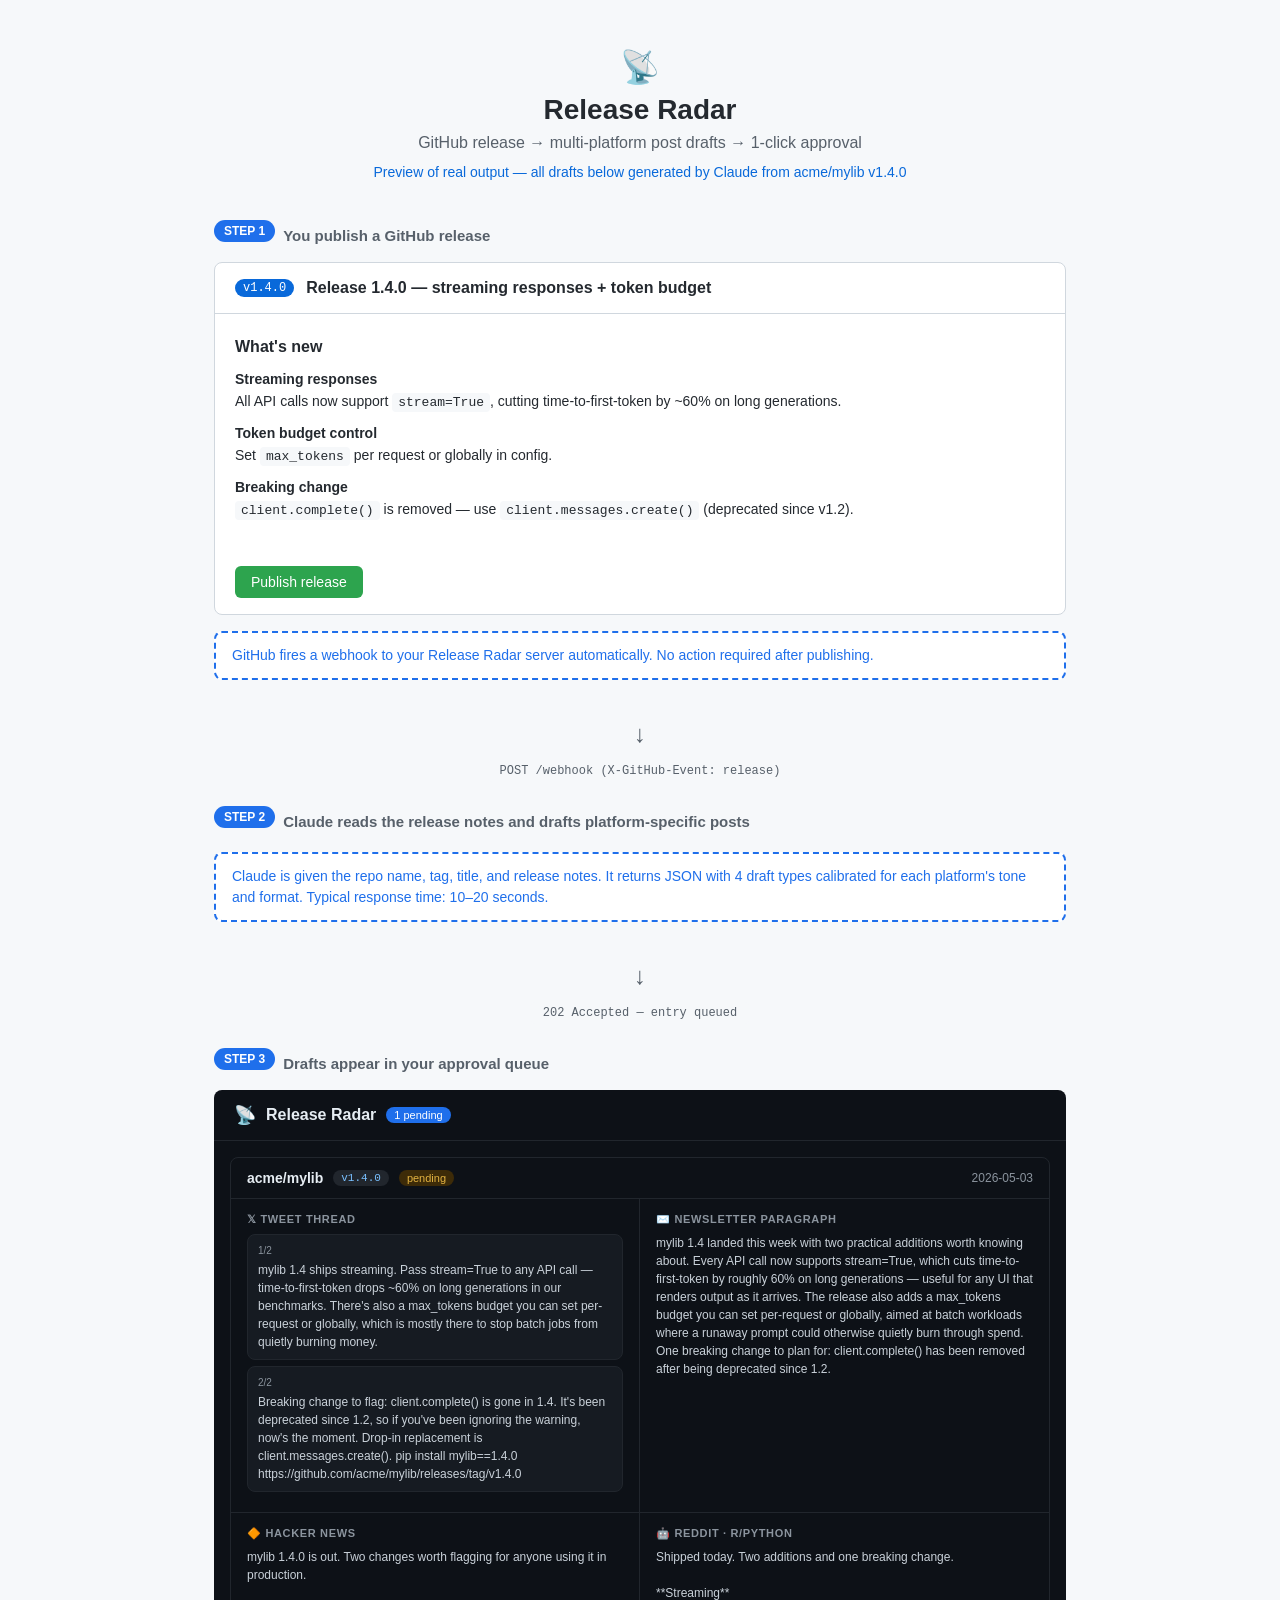
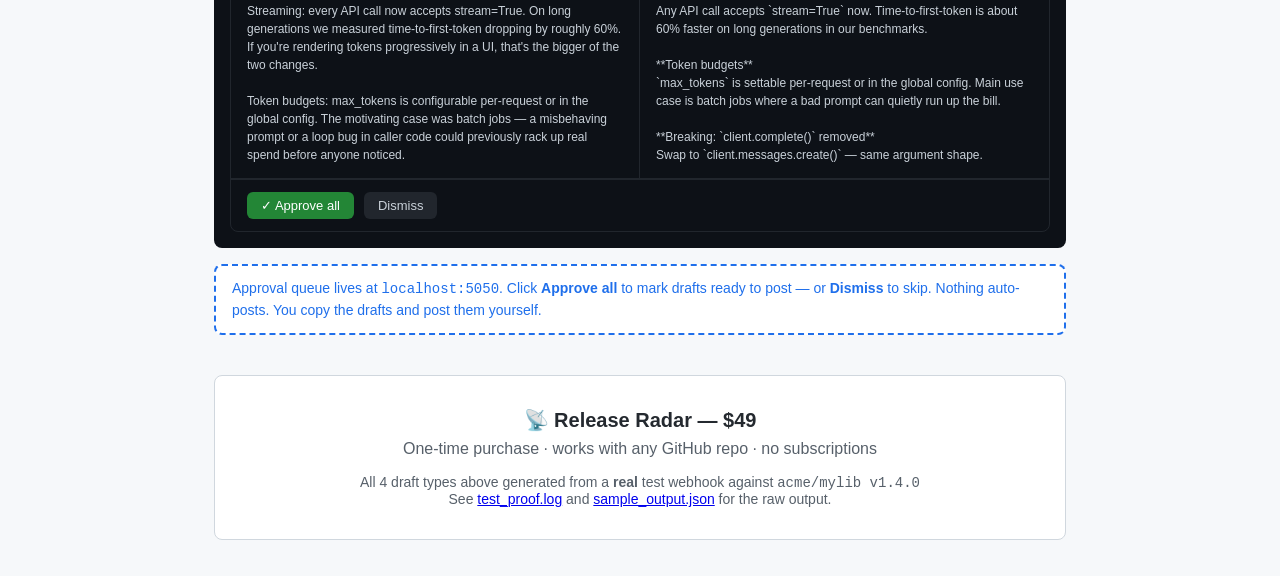
<file: templates/release-radar/preview.html>
<!DOCTYPE html>
<html lang="en">
<head>
  <meta charset="UTF-8">
  <meta name="viewport" content="width=device-width, initial-scale=1.0">
  <title>Release Radar — Preview</title>
  <style>
    * { box-sizing: border-box; margin: 0; padding: 0; }
    body { font-family: -apple-system, BlinkMacSystemFont, 'Segoe UI', sans-serif; background: #f6f8fa; color: #24292f; }

    /* Annotation styles */
    .step-label {
      background: #1f6feb; color: #fff; font-size: 12px; font-weight: 700;
      padding: 4px 10px; border-radius: 12px; display: inline-block; margin-bottom: 8px;
    }
    .annotation {
      background: #fff; border: 2px dashed #1f6feb; border-radius: 8px;
      padding: 12px 16px; margin: 16px 0; font-size: 14px; color: #1f6feb; line-height: 1.5;
    }
    .flow { max-width: 900px; margin: 0 auto; padding: 40px 24px; }
    .flow-header { text-align: center; margin-bottom: 40px; }
    .flow-header h1 { font-size: 28px; font-weight: 700; }
    .flow-header p { color: #57606a; margin-top: 8px; font-size: 16px; }
    .step { margin-bottom: 40px; }
    .step h2 { font-size: 15px; font-weight: 600; color: #57606a; margin-bottom: 12px; display: flex; align-items: center; gap: 8px; }

    /* GitHub UI mockup */
    .gh-release { background: #fff; border: 1px solid #d0d7de; border-radius: 8px; overflow: hidden; }
    .gh-release-header { padding: 16px 20px; border-bottom: 1px solid #d0d7de; display: flex; align-items: center; gap: 12px; }
    .gh-tag { background: #0969da; color: #fff; font-size: 12px; padding: 2px 8px; border-radius: 12px; font-family: monospace; }
    .gh-release-body { padding: 20px; font-size: 14px; line-height: 1.6; color: #24292f; }
    .gh-release-body h3 { font-size: 16px; margin-bottom: 8px; }
    .gh-release-body p { margin-bottom: 8px; }
    .gh-release-body code { background: #f6f8fa; padding: 2px 6px; border-radius: 4px; font-family: monospace; font-size: 13px; }
    .gh-release-btn { margin: 16px 20px; padding: 8px 16px; background: #2da44e; color: #fff; border: none; border-radius: 6px; font-size: 14px; cursor: default; }

    /* Webhook arrow */
    .arrow { text-align: center; font-size: 24px; color: #57606a; margin: 8px 0; }
    .arrow-label { text-align: center; font-size: 12px; color: #57606a; margin-top: 4px; font-family: monospace; background: #f6f8fa; padding: 4px 12px; border-radius: 4px; display: inline-block; }

    /* Approval queue UI (dark, matching real UI) */
    .queue-ui { background: #0d1117; border-radius: 8px; overflow: hidden; }
    .queue-header { border-bottom: 1px solid #21262d; padding: 14px 20px; display: flex; align-items: center; gap: 10px; }
    .queue-header h3 { color: #e6edf3; font-size: 16px; }
    .queue-badge { background: #1f6feb; color: #fff; font-size: 11px; padding: 2px 8px; border-radius: 12px; }
    .queue-entry { border: 1px solid #21262d; border-radius: 8px; margin: 16px; overflow: hidden; }
    .entry-head { padding: 12px 16px; border-bottom: 1px solid #21262d; display: flex; align-items: center; gap: 10px; }
    .entry-repo { color: #e6edf3; font-weight: 600; font-size: 14px; }
    .entry-tag { background: #21262d; color: #79c0ff; font-size: 11px; padding: 2px 8px; border-radius: 12px; font-family: monospace; }
    .entry-status { background: #3d2b08; color: #e3b341; font-size: 11px; padding: 2px 8px; border-radius: 12px; }
    .platforms-grid { display: grid; grid-template-columns: 1fr 1fr; }
    .plat { background: #0d1117; padding: 14px 16px; border-right: 1px solid #21262d; border-bottom: 1px solid #21262d; }
    .plat:nth-child(2n) { border-right: none; }
    .plat-label { font-size: 11px; font-weight: 700; text-transform: uppercase; letter-spacing: 0.06em; color: #8b949e; margin-bottom: 8px; }
    .plat-text { font-size: 12px; color: #c9d1d9; line-height: 1.5; white-space: pre-wrap; word-break: break-word; }
    .tweet-box { background: #161b22; border: 1px solid #21262d; border-radius: 8px; padding: 8px 10px; margin-bottom: 6px; font-size: 12px; color: #c9d1d9; line-height: 1.5; }
    .tweet-num { font-size: 10px; color: #8b949e; margin-bottom: 3px; }
    .entry-actions { padding: 12px 16px; display: flex; gap: 10px; border-top: 1px solid #21262d; }
    .btn-approve { background: #238636; color: #fff; border: none; padding: 6px 14px; border-radius: 6px; font-size: 13px; cursor: default; }
    .btn-dismiss { background: #21262d; color: #c9d1d9; border: none; padding: 6px 14px; border-radius: 6px; font-size: 13px; cursor: default; }
  </style>
</head>
<body>

<div class="flow">
  <div class="flow-header">
    <p style="font-size:32px;margin-bottom:8px">📡</p>
    <h1>Release Radar</h1>
    <p>GitHub release → multi-platform post drafts → 1-click approval</p>
    <p style="margin-top:12px;color:#0969da;font-size:14px">Preview of real output — all drafts below generated by Claude from acme/mylib v1.4.0</p>
  </div>

  <!-- Step 1: Input -->
  <div class="step">
    <h2><span class="step-label">STEP 1</span> You publish a GitHub release</h2>
    <div class="gh-release">
      <div class="gh-release-header">
        <span class="gh-tag">v1.4.0</span>
        <strong>Release 1.4.0 — streaming responses + token budget</strong>
      </div>
      <div class="gh-release-body">
        <h3>What's new</h3>
        <p><strong>Streaming responses</strong><br>All API calls now support <code>stream=True</code>, cutting time-to-first-token by ~60% on long generations.</p>
        <p><strong>Token budget control</strong><br>Set <code>max_tokens</code> per request or globally in config.</p>
        <p><strong>Breaking change</strong><br><code>client.complete()</code> is removed — use <code>client.messages.create()</code> (deprecated since v1.2).</p>
      </div>
      <button class="gh-release-btn">Publish release</button>
    </div>
    <div class="annotation">GitHub fires a webhook to your Release Radar server automatically. No action required after publishing.</div>
  </div>

  <!-- Arrow -->
  <div class="arrow">↓</div>
  <div style="text-align:center;margin-bottom:24px">
    <span class="arrow-label">POST /webhook (X-GitHub-Event: release)</span>
  </div>

  <!-- Step 2: Processing -->
  <div class="step">
    <h2><span class="step-label">STEP 2</span> Claude reads the release notes and drafts platform-specific posts</h2>
    <div class="annotation">
      Claude is given the repo name, tag, title, and release notes. It returns JSON with 4 draft types calibrated for each platform's tone and format. Typical response time: 10–20 seconds.
    </div>
  </div>

  <!-- Arrow -->
  <div class="arrow">↓</div>
  <div style="text-align:center;margin-bottom:24px">
    <span class="arrow-label">202 Accepted — entry queued</span>
  </div>

  <!-- Step 3: Approval queue -->
  <div class="step">
    <h2><span class="step-label">STEP 3</span> Drafts appear in your approval queue</h2>
    <div class="queue-ui">
      <div class="queue-header">
        <span style="font-size:18px">📡</span>
        <h3>Release Radar</h3>
        <span class="queue-badge">1 pending</span>
      </div>
      <div class="queue-entry">
        <div class="entry-head">
          <span class="entry-repo">acme/mylib</span>
          <span class="entry-tag">v1.4.0</span>
          <span class="entry-status">pending</span>
          <span style="margin-left:auto;color:#8b949e;font-size:12px">2026-05-03</span>
        </div>
        <div class="platforms-grid">
          <!-- Tweet thread -->
          <div class="plat">
            <div class="plat-label">𝕏 Tweet Thread</div>
            <div class="tweet-box">
              <div class="tweet-num">1/2</div>
              mylib 1.4 ships streaming. Pass stream=True to any API call — time-to-first-token drops ~60% on long generations in our benchmarks. There's also a max_tokens budget you can set per-request or globally, which is mostly there to stop batch jobs from quietly burning money.
            </div>
            <div class="tweet-box">
              <div class="tweet-num">2/2</div>
              Breaking change to flag: client.complete() is gone in 1.4. It's been deprecated since 1.2, so if you've been ignoring the warning, now's the moment. Drop-in replacement is client.messages.create().

pip install mylib==1.4.0
https://github.com/acme/mylib/releases/tag/v1.4.0
            </div>
          </div>
          <!-- Newsletter -->
          <div class="plat">
            <div class="plat-label">✉️ Newsletter Paragraph</div>
            <div class="plat-text">mylib 1.4 landed this week with two practical additions worth knowing about. Every API call now supports stream=True, which cuts time-to-first-token by roughly 60% on long generations — useful for any UI that renders output as it arrives. The release also adds a max_tokens budget you can set per-request or globally, aimed at batch workloads where a runaway prompt could otherwise quietly burn through spend. One breaking change to plan for: client.complete() has been removed after being deprecated since 1.2.</div>
          </div>
          <!-- HN -->
          <div class="plat">
            <div class="plat-label">🔶 Hacker News</div>
            <div class="plat-text">mylib 1.4.0 is out. Two changes worth flagging for anyone using it in production.

Streaming: every API call now accepts stream=True. On long generations we measured time-to-first-token dropping by roughly 60%. If you're rendering tokens progressively in a UI, that's the bigger of the two changes.

Token budgets: max_tokens is configurable per-request or in the global config. The motivating case was batch jobs — a misbehaving prompt or a loop bug in caller code could previously rack up real spend before anyone noticed.</div>
          </div>
          <!-- Reddit -->
          <div class="plat">
            <div class="plat-label">🤖 Reddit · r/Python</div>
            <div class="plat-text">Shipped today. Two additions and one breaking change.

**Streaming**
Any API call accepts `stream=True` now. Time-to-first-token is about 60% faster on long generations in our benchmarks.

**Token budgets**
`max_tokens` is settable per-request or in the global config. Main use case is batch jobs where a bad prompt can quietly run up the bill.

**Breaking: `client.complete()` removed**
Swap to `client.messages.create()` — same argument shape.</div>
          </div>
        </div>
        <div class="entry-actions">
          <button class="btn-approve">✓ Approve all</button>
          <button class="btn-dismiss">Dismiss</button>
        </div>
      </div>
    </div>
    <div class="annotation">
      Approval queue lives at <code>localhost:5050</code>. Click <strong>Approve all</strong> to mark drafts ready to post — or <strong>Dismiss</strong> to skip. Nothing auto-posts. You copy the drafts and post them yourself.
    </div>
  </div>

  <div style="text-align:center;margin-top:40px;padding:32px;background:#fff;border-radius:8px;border:1px solid #d0d7de">
    <p style="font-size:20px;font-weight:700;margin-bottom:8px">📡 Release Radar — $49</p>
    <p style="color:#57606a;margin-bottom:16px">One-time purchase · works with any GitHub repo · no subscriptions</p>
    <p style="font-size:14px;color:#57606a">All 4 draft types above generated from a <strong>real</strong> test webhook against <code>acme/mylib v1.4.0</code><br>
    See <a href="test_proof.log">test_proof.log</a> and <a href="sample_output.json">sample_output.json</a> for the raw output.</p>
  </div>
</div>

</body>
</html>
</file>
